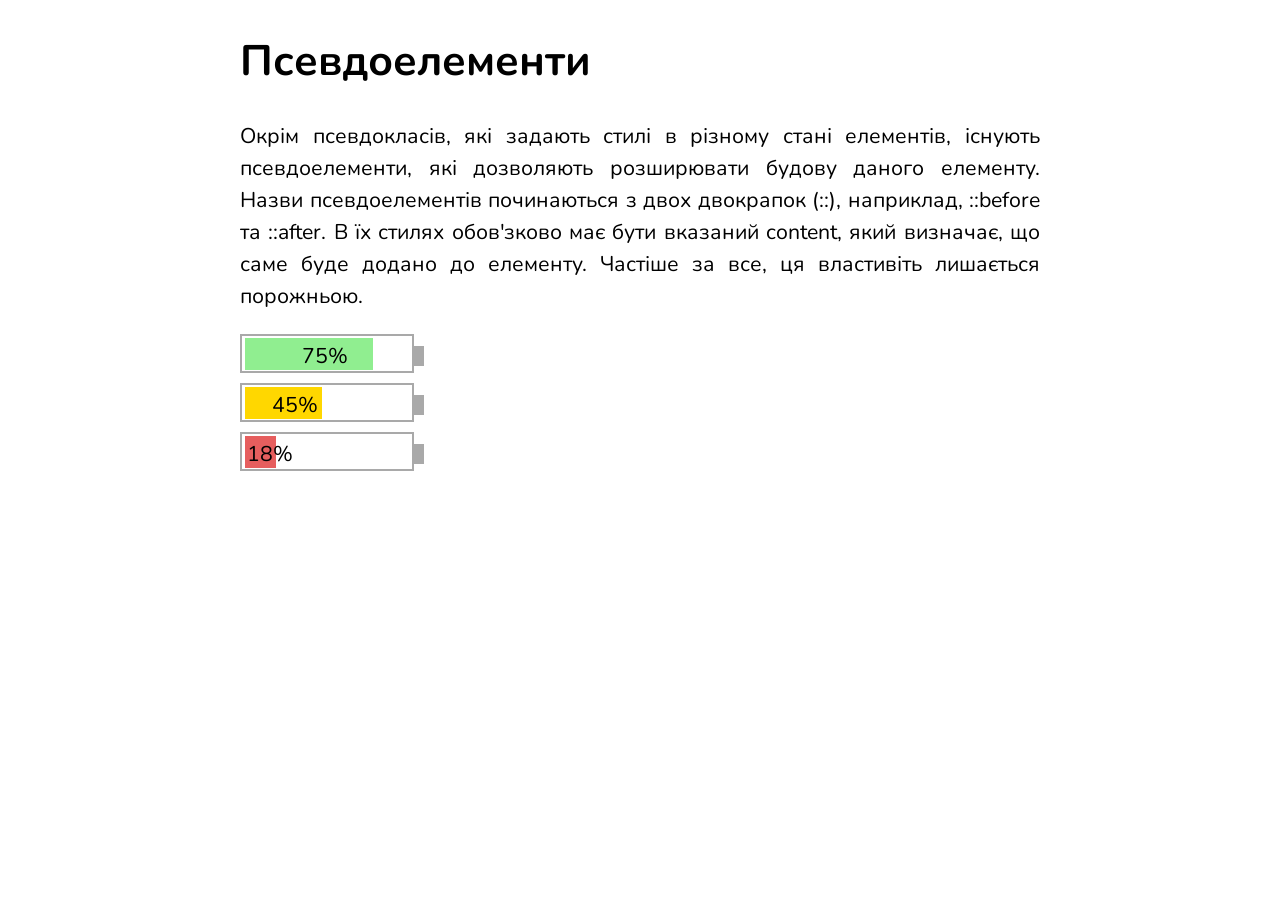
<file: battery.html>
<!DOCTYPE html>
<html lang="en">
<head>
    <meta charset="UTF-8">
    <meta name="viewport" content="width=device-width, initial-scale=1.0">
    <title>Pseudo Elements</title>
    <link rel="preconnect" href="https://fonts.googleapis.com">
<link rel="preconnect" href="https://fonts.gstatic.com" crossorigin>
<link href="https://fonts.googleapis.com/css2?family=Nunito:ital,wght@0,200..1000;1,200..1000&family=Roboto:ital,wght@0,100..900;1,100..900&display=swap" rel="stylesheet">
    <style>
        body {
    margin: auto;
    max-width: 800px;
    text-align: justify;
}
.nunito-regular {
  font-family: "Nunito", sans-serif;
  font-optical-sizing: auto;
  font-weight:400;
  font-size: 16pt;
  font-style: normal;
  font-variation-settings: "wdth" 100;
  line-height: 1.5;
}
        .battery {
            border:2px solid darkgray;
            height: 40px;
            margin-top: 10px;
            position: relative; /* Відносний елемент - від нього буде відлік*/
            width: 150px;
        }
        .battery::after{
            background-color: darkgray;
            content: "";
            position: absolute; /* абсолютна позиція від найближчого позиціонованого предка*/
            height: 20px;
            right: -12px;
            top: 10px;
            width: 10px;
        }
        .full::before, .middle::before, .empty::before {
            content: "";
            display: block;
            position: absolute;
            height: 90%;
            top:5%;
            left: 3px;
            z-index: -1; /* Відправляє елемент на задній план, щоб він не перекривав текст */
        }
        .full::before{
            background-color: lightgreen;
            width: 75%;
        }
        .middle::before{
            background-color: gold;
            width: 45%;
            
        }
        .empty::before{
            background-color: rgb(230, 94, 94);
            width: 18%;
        }
        .full{
            height: 25px;
            padding: 5px 60px;
            width: 50px;
        }
        .middle{
            height: 25px;
            padding: 5px 30px;
            width: 110px;
        }
        .empty{
            height: 25px;
            padding: 5px 5px;
            width: 160px;
        }
    </style>
</head>
<body class="nunito-regular">
    <h1>Псевдоелементи</h1>
    <p>
        Окрім псевдокласів, які задають стилі в різному стані елементів,
        існують псевдоелементи, які дозволяють розширювати будову даного
        елементу. Назви псевдоелементів починаються з двох двокрапок (::), наприклад, ::before та ::after.
        В їх стилях обов'зково має бути вказаний content, який визначає, що саме буде додано до елементу.
        Частіше за все, ця властивіть лишається порожньою. 
    </p>
    <div class="battery full">75%</div>
    <div class="battery middle">45%</div>
    <div class="battery empty">18%</div>
</body>
</html>
</file>
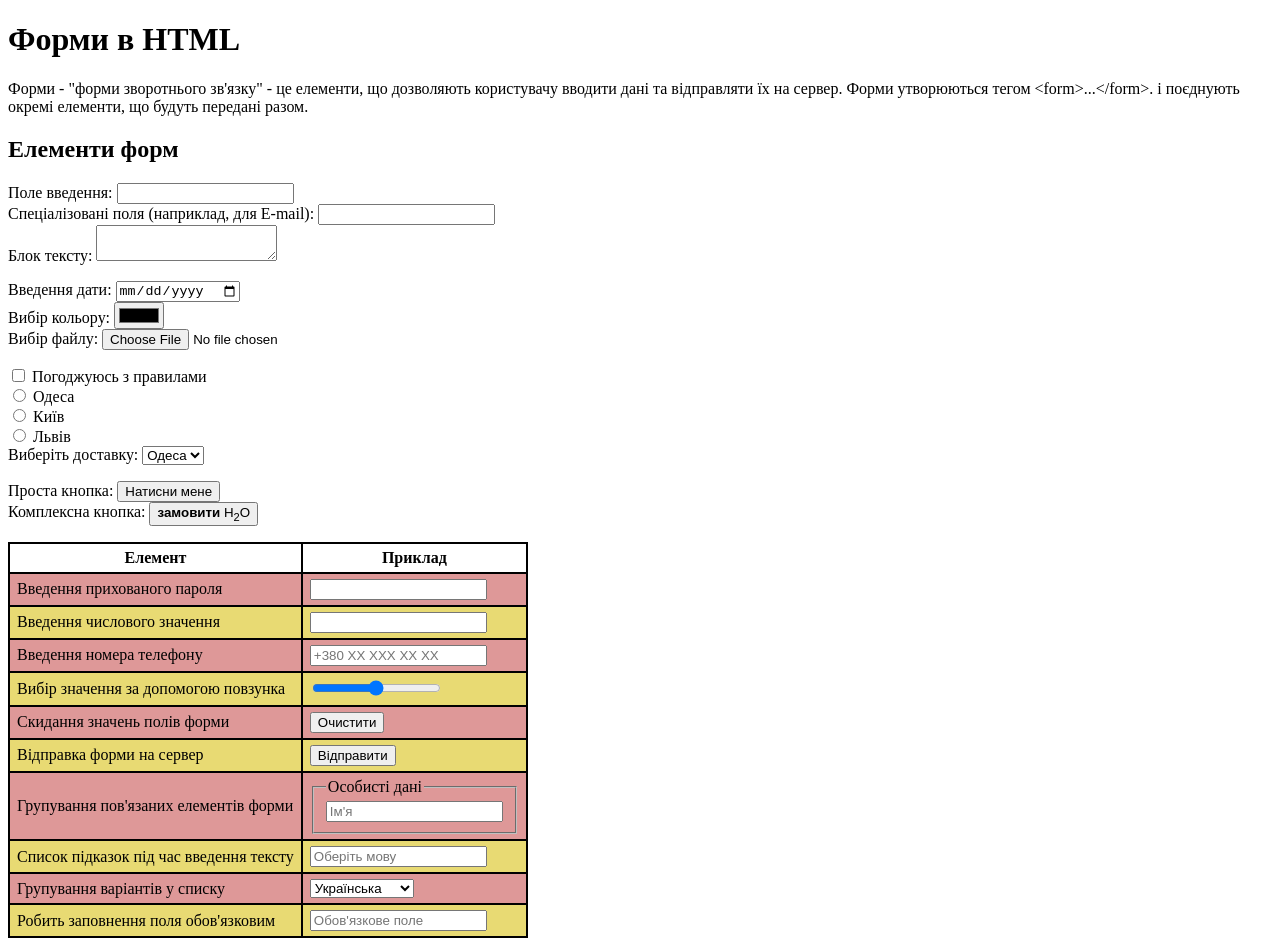
<file: forms.html>
<!DOCTYPE html>
<html lang="en">
<head>
    <meta charset="UTF-8">
    <meta name="viewport" content="width=device-width, initial-scale=1.0">
    <title>Форми</title>
    <link rel="stylesheet" href="forms.css">
</head>
<body>
    <h1>Форми в HTML</h1>
    <p>
        Форми - "форми зворотнього зв'язку" - це елементи, 
        що дозволяють користувачу вводити дані та відправляти їх на сервер.
         Форми утворюються тегом &lt;form&gt;...&lt;/form&gt;.
         і поєднують окремі елементи, що будуть передані разом.
        </p>
        <h2>Елементи форм</h2>
        <p>
            Поле введення: <input/> <br/>
            Спеціалізовані поля (наприклад, для E-mail): <input type="email"/> <br/>
            Блок тексту: <textarea></textarea> 
        </p>
        <p>
            Введення дати: <input type="date"/> <br/>
            Вибір кольору: <input type="color"/> <br/>
            Вибір файлу: <input type="file"/> <br/>
        </p>
        <p>
            <label><input type="checkbox"/> Погоджуюсь з правилами </label> <br/>

            <label><input type="radio" name="city"/> Одеса</label><br/>
            <label><input type="radio" name="city"/> Київ </label> <br/>
            <label><input type="radio" name="city"/> Львів</label><br/>

            Виберіть доставку: <select>
                <option>Одеса</option>
                <option>Київ</option>
                <option>Львів</option>
            </select>
        </p>
        <p>
        Проста кнопка: <input type="button" value="Натисни мене"/> <br/>
        Комплексна кнопка: <button>
            <b>замовити</b>
            Н<sub>2</sub>О
        </button> 
    </p>
    <table class="forms-table">
        <thead>
            <tr>
                <th>Елемент</th>
                <th>Приклад</th>
            </tr>
        </thead>
        <tbody>
            <tr >
                <td>Введення прихованого пароля</td>
                <td><input type="password"/></td>
            </tr>
            <tr >
                <td>Введення числового значення</td>
                <td><input type="number"/></td>
            </tr>
            <tr >
                <td>Введення номера телефону</td>
                <td><input type="tel" placeholder="+380 XX XXX XX XX"></td>
            </tr>
            <tr >
                <td>Вибір значення за допомогою повзунка</td>
                <td><input type="range" min="0" max="100" value="50"></td>
            </tr>
            <tr >
                <td>Скидання значень полів форми</td>
                <td><input type="reset" value="Очистити"></td>
            </tr>
            <tr >
                <td>Відправка форми на сервер</td>
                <td><input type="submit" value="Відправити"></td>
            </tr>
            <tr >
    <td>Групування пов'язаних елементів форми</td>
    <td>
        <fieldset>
            <legend>Особисті дані</legend>
            <input type="text" placeholder="Ім'я">
        </fieldset>
    </td>
</tr>
<tr>
    <td>Список підказок під час введення тексту</td>
    <td><input list="languages" placeholder="Оберіть мову">
        <datalist id="languages">
            <option value="HTML">
            <option value="CSS">
            <option value="JavaScript"></td>
</tr>
<tr>
    <td>Групування варіантів у списку</td>
     <td>
        <select>
            <optgroup label="Мови">
                <option>Українська</option>
                <option>Англійська</option>
                <option>Німецька</option>
            </optgroup>
        </select>
    </td>
</tr>
<tr>
    <td>Робить заповнення поля обов'язковим</td>
    <td><input type="text" required placeholder="Обов'язкове поле"></td>
</tr>
        </tbody>
    </table>
</body>
</html>
</file>
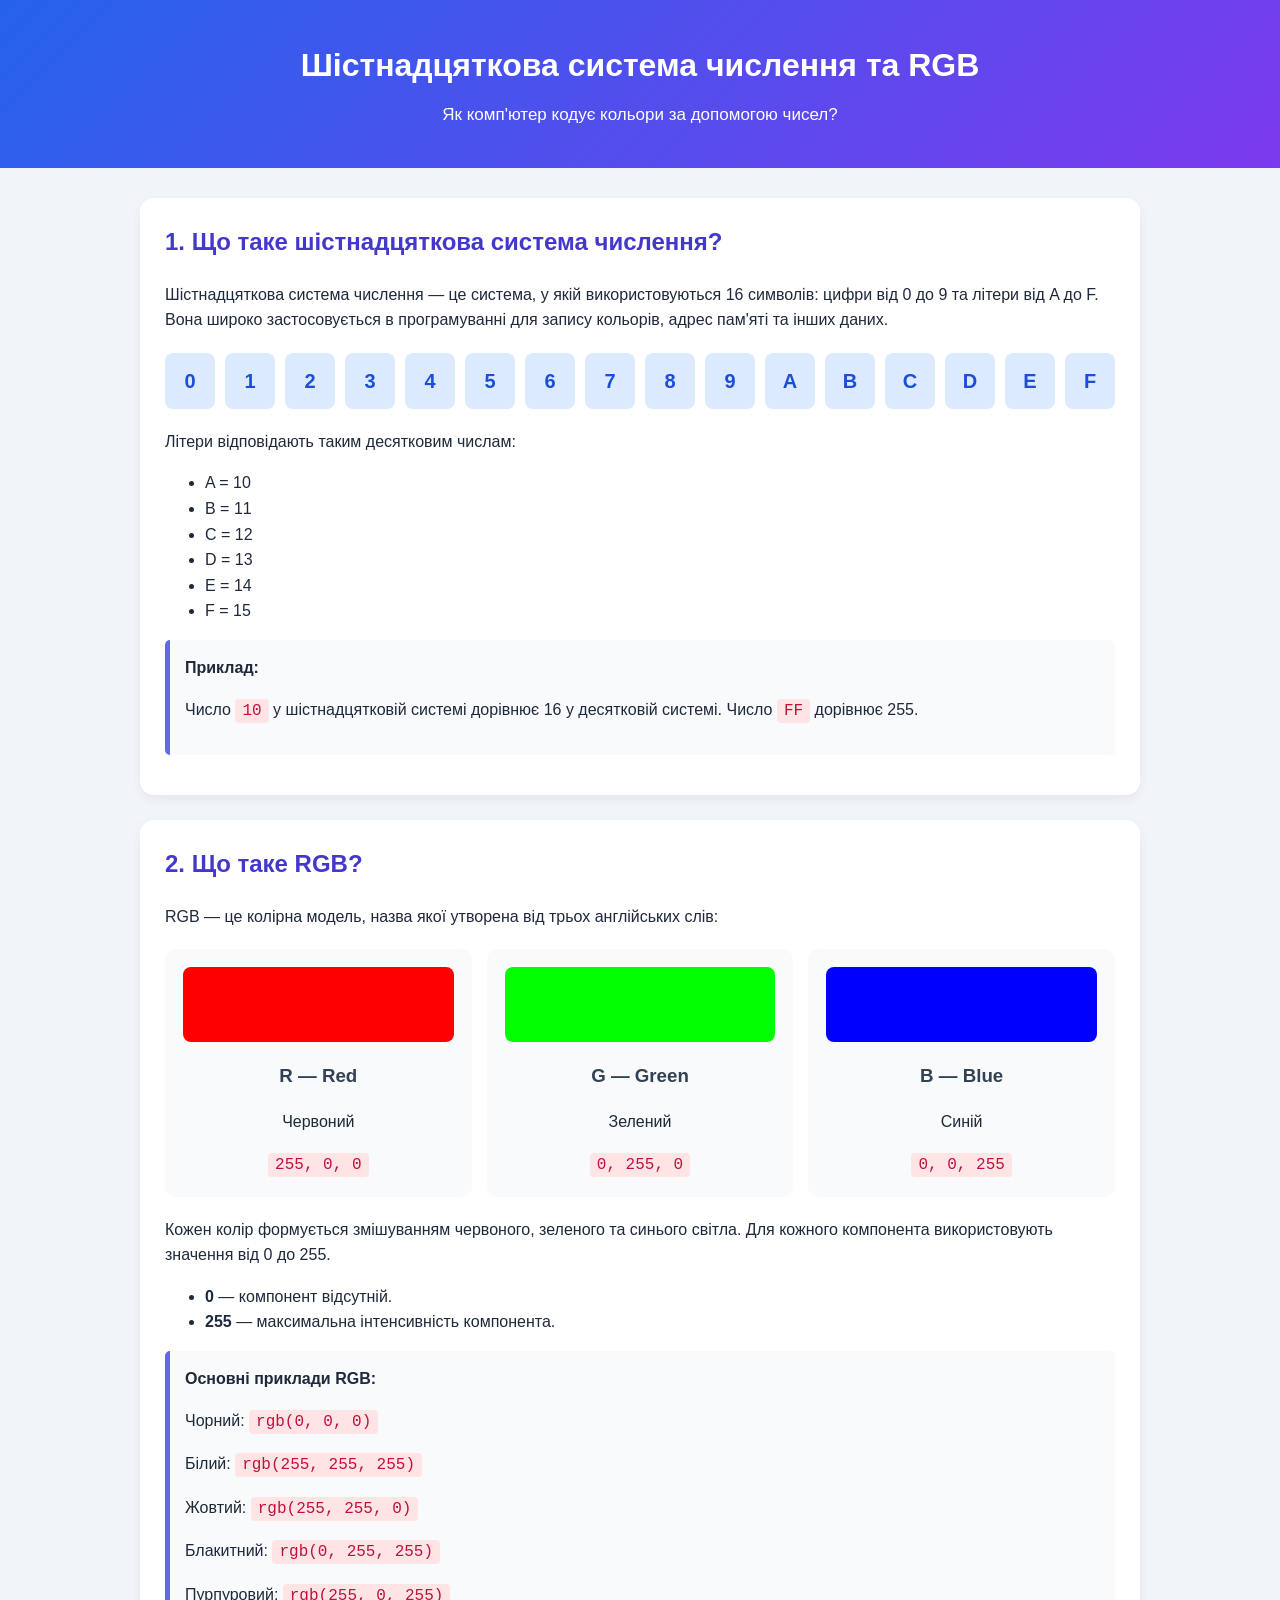
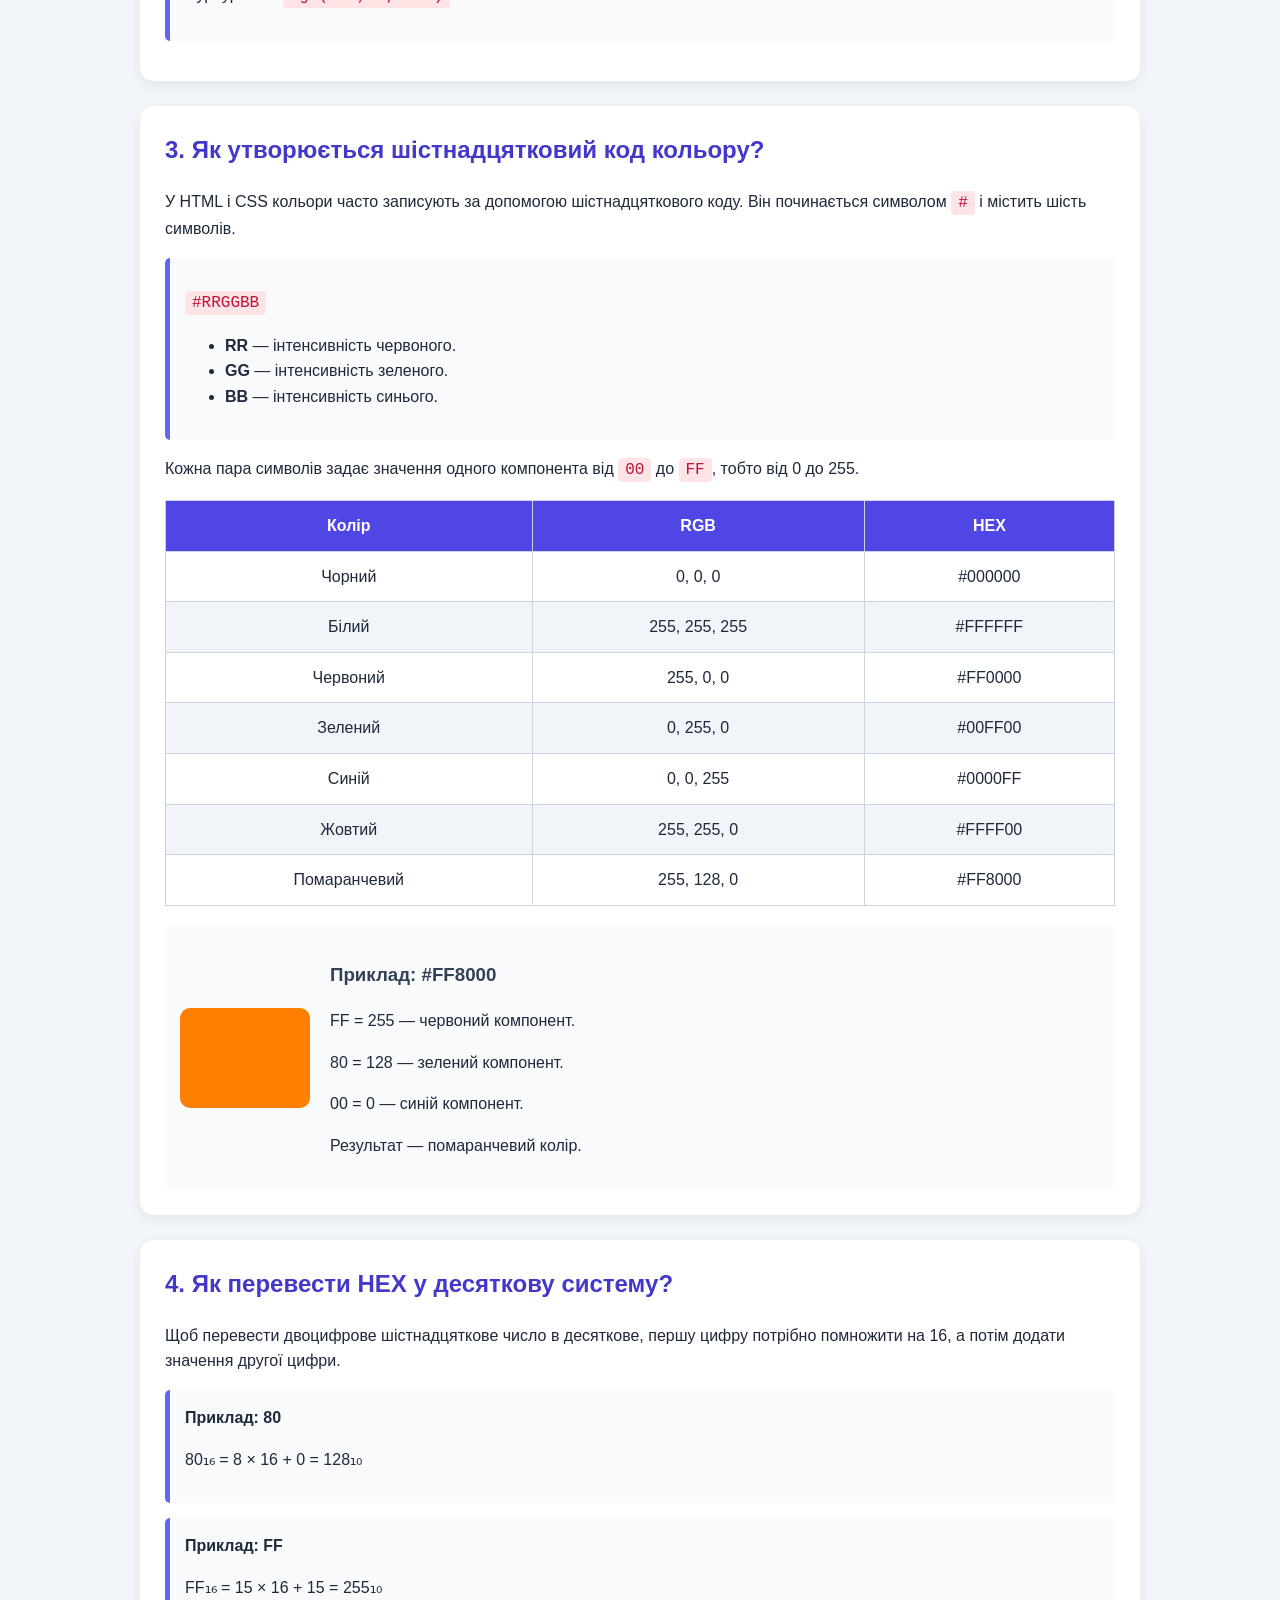
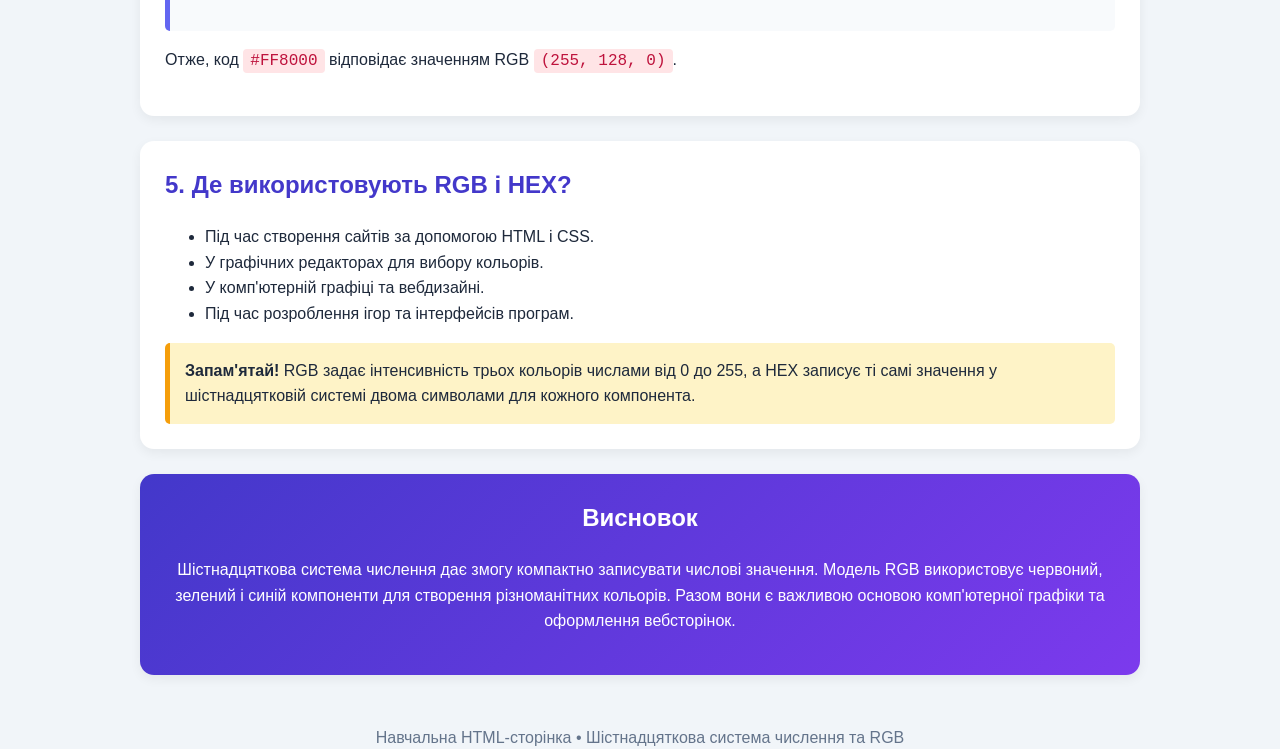
<file: homework.html>
<!DOCTYPE html>
<html lang="uk">
<head>
    <meta charset="UTF-8">
    <meta name="viewport" content="width=device-width, initial-scale=1.0">
    <meta name="description" content="Навчальна сторінка про шістнадцяткову систему числення та формування кольорів за RGB.">
    <title>Шістнадцяткова система та RGB</title>

    <style>
        * {
            box-sizing: border-box;
        }

        body {
            margin: 0;
            font-family: Arial, sans-serif;
            background-color: #f1f5f9;
            color: #1e293b;
            line-height: 1.6;
        }

        header {
            padding: 40px 20px;
            text-align: center;
            color: white;
            background: linear-gradient(135deg, #2563eb, #7c3aed);
        }

        header h1 {
            margin: 0 0 10px;
            font-size: 32px;
        }

        header p {
            margin: 0;
            font-size: 17px;
        }

        main {
            width: 90%;
            max-width: 1000px;
            margin: 30px auto;
        }

        section {
            margin-bottom: 25px;
            padding: 25px;
            background-color: white;
            border-radius: 14px;
            box-shadow: 0 4px 12px rgba(0, 0, 0, 0.06);
        }

        h2 {
            margin-top: 0;
            color: #4338ca;
        }

        h3 {
            color: #334155;
        }

        .number-system {
            display: flex;
            flex-wrap: wrap;
            gap: 10px;
            margin: 20px 0;
        }

        .number {
            flex: 1 1 45px;
            padding: 12px 5px;
            text-align: center;
            font-size: 20px;
            font-weight: bold;
            color: #1d4ed8;
            background-color: #dbeafe;
            border-radius: 8px;
        }

        .example {
            padding: 15px;
            margin: 15px 0;
            background-color: #f8fafc;
            border-left: 5px solid #6366f1;
            border-radius: 5px;
        }

        code {
            padding: 3px 7px;
            color: #be123c;
            background-color: #ffe4e6;
            border-radius: 4px;
            font-size: 16px;
        }

        .rgb-blocks {
            display: grid;
            grid-template-columns: repeat(3, 1fr);
            gap: 15px;
            margin: 20px 0;
        }

        .rgb-card {
            padding: 18px;
            text-align: center;
            border-radius: 10px;
            background-color: #f8fafc;
        }

        .color-box {
            height: 75px;
            margin-bottom: 12px;
            border-radius: 8px;
        }

        .red {
            background-color: rgb(255, 0, 0);
        }

        .green {
            background-color: rgb(0, 255, 0);
        }

        .blue {
            background-color: rgb(0, 0, 255);
        }

        .color-example {
            display: flex;
            align-items: center;
            gap: 20px;
            flex-wrap: wrap;
            margin-top: 20px;
            padding: 15px;
            background-color: #f8fafc;
            border-radius: 10px;
        }

        .color-preview {
            width: 130px;
            height: 100px;
            flex-shrink: 0;
            background-color: #ff8000;
            border-radius: 10px;
        }

        table {
            width: 100%;
            border-collapse: collapse;
            margin-top: 15px;
        }

        th,
        td {
            padding: 12px;
            border: 1px solid #cbd5e1;
            text-align: center;
        }

        th {
            color: white;
            background-color: #4f46e5;
        }

        tr:nth-child(even) {
            background-color: #f1f5f9;
        }

        .important {
            padding: 15px;
            background-color: #fef3c7;
            border-left: 5px solid #f59e0b;
            border-radius: 5px;
        }

        .conclusion {
            text-align: center;
            color: white;
            background: linear-gradient(135deg, #4338ca, #7c3aed);
        }

        .conclusion h2 {
            color: white;
        }

        footer {
            padding: 20px;
            text-align: center;
            color: #64748b;
        }

        @media (max-width: 600px) {
            header h1 {
                font-size: 25px;
            }

            section {
                padding: 18px;
            }

            .rgb-blocks {
                grid-template-columns: 1fr;
            }

            table {
                font-size: 14px;
            }

            th,
            td {
                padding: 8px 4px;
            }
        }
    </style>
</head>

<body>
    <header>
        <h1>Шістнадцяткова система числення та RGB</h1>
        <p>Як комп'ютер кодує кольори за допомогою чисел?</p>
    </header>

    <main>
        <section>
            <h2>1. Що таке шістнадцяткова система числення?</h2>

            <p>
                Шістнадцяткова система числення — це система, у якій
                використовуються 16 символів: цифри від 0 до 9 та літери
                від A до F. Вона широко застосовується в програмуванні
                для запису кольорів, адрес пам'яті та інших даних.
            </p>

            <div class="number-system">
                <div class="number">0</div>
                <div class="number">1</div>
                <div class="number">2</div>
                <div class="number">3</div>
                <div class="number">4</div>
                <div class="number">5</div>
                <div class="number">6</div>
                <div class="number">7</div>
                <div class="number">8</div>
                <div class="number">9</div>
                <div class="number">A</div>
                <div class="number">B</div>
                <div class="number">C</div>
                <div class="number">D</div>
                <div class="number">E</div>
                <div class="number">F</div>
            </div>

            <p>Літери відповідають таким десятковим числам:</p>

            <ul>
                <li>A = 10</li>
                <li>B = 11</li>
                <li>C = 12</li>
                <li>D = 13</li>
                <li>E = 14</li>
                <li>F = 15</li>
            </ul>

            <div class="example">
                <strong>Приклад:</strong>
                <p>
                    Число <code>10</code> у шістнадцятковій системі
                    дорівнює 16 у десятковій системі.
                    Число <code>FF</code> дорівнює 255.
                </p>
            </div>
        </section>

        <section>
            <h2>2. Що таке RGB?</h2>

            <p>
                RGB — це колірна модель, назва якої утворена від трьох
                англійських слів:
            </p>

            <div class="rgb-blocks">
                <div class="rgb-card">
                    <div class="color-box red"></div>
                    <h3>R — Red</h3>
                    <p>Червоний</p>
                    <code>255, 0, 0</code>
                </div>

                <div class="rgb-card">
                    <div class="color-box green"></div>
                    <h3>G — Green</h3>
                    <p>Зелений</p>
                    <code>0, 255, 0</code>
                </div>

                <div class="rgb-card">
                    <div class="color-box blue"></div>
                    <h3>B — Blue</h3>
                    <p>Синій</p>
                    <code>0, 0, 255</code>
                </div>
            </div>

            <p>
                Кожен колір формується змішуванням червоного, зеленого
                та синього світла. Для кожного компонента використовують
                значення від 0 до 255.
            </p>

            <ul>
                <li><strong>0</strong> — компонент відсутній.</li>
                <li><strong>255</strong> — максимальна інтенсивність компонента.</li>
            </ul>

            <div class="example">
                <strong>Основні приклади RGB:</strong>
                <p>Чорний: <code>rgb(0, 0, 0)</code></p>
                <p>Білий: <code>rgb(255, 255, 255)</code></p>
                <p>Жовтий: <code>rgb(255, 255, 0)</code></p>
                <p>Блакитний: <code>rgb(0, 255, 255)</code></p>
                <p>Пурпуровий: <code>rgb(255, 0, 255)</code></p>
            </div>
        </section>

        <section>
            <h2>3. Як утворюється шістнадцятковий код кольору?</h2>

            <p>
                У HTML і CSS кольори часто записують за допомогою
                шістнадцяткового коду. Він починається символом
                <code>#</code> і містить шість символів.
            </p>

            <div class="example">
                <p><code>#RRGGBB</code></p>
                <ul>
                    <li><strong>RR</strong> — інтенсивність червоного.</li>
                    <li><strong>GG</strong> — інтенсивність зеленого.</li>
                    <li><strong>BB</strong> — інтенсивність синього.</li>
                </ul>
            </div>

            <p>
                Кожна пара символів задає значення одного компонента
                від <code>00</code> до <code>FF</code>, тобто від 0 до 255.
            </p>

            <table>
                <thead>
                    <tr>
                        <th>Колір</th>
                        <th>RGB</th>
                        <th>HEX</th>
                    </tr>
                </thead>
                <tbody>
                    <tr>
                        <td>Чорний</td>
                        <td>0, 0, 0</td>
                        <td>#000000</td>
                    </tr>
                    <tr>
                        <td>Білий</td>
                        <td>255, 255, 255</td>
                        <td>#FFFFFF</td>
                    </tr>
                    <tr>
                        <td>Червоний</td>
                        <td>255, 0, 0</td>
                        <td>#FF0000</td>
                    </tr>
                    <tr>
                        <td>Зелений</td>
                        <td>0, 255, 0</td>
                        <td>#00FF00</td>
                    </tr>
                    <tr>
                        <td>Синій</td>
                        <td>0, 0, 255</td>
                        <td>#0000FF</td>
                    </tr>
                    <tr>
                        <td>Жовтий</td>
                        <td>255, 255, 0</td>
                        <td>#FFFF00</td>
                    </tr>
                    <tr>
                        <td>Помаранчевий</td>
                        <td>255, 128, 0</td>
                        <td>#FF8000</td>
                    </tr>
                </tbody>
            </table>

            <div class="color-example">
                <div class="color-preview"></div>
                <div>
                    <h3>Приклад: #FF8000</h3>
                    <p>FF = 255 — червоний компонент.</p>
                    <p>80 = 128 — зелений компонент.</p>
                    <p>00 = 0 — синій компонент.</p>
                    <p>Результат — помаранчевий колір.</p>
                </div>
            </div>
        </section>

        <section>
            <h2>4. Як перевести HEX у десяткову систему?</h2>

            <p>
                Щоб перевести двоцифрове шістнадцяткове число в десяткове,
                першу цифру потрібно помножити на 16, а потім додати
                значення другої цифри.
            </p>

            <div class="example">
                <strong>Приклад: 80</strong>
                <p>80₁₆ = 8 × 16 + 0 = 128₁₀</p>
            </div>

            <div class="example">
                <strong>Приклад: FF</strong>
                <p>FF₁₆ = 15 × 16 + 15 = 255₁₀</p>
            </div>

            <p>
                Отже, код <code>#FF8000</code> відповідає значенням
                RGB <code>(255, 128, 0)</code>.
            </p>
        </section>

        <section>
            <h2>5. Де використовують RGB і HEX?</h2>

            <ul>
                <li>Під час створення сайтів за допомогою HTML і CSS.</li>
                <li>У графічних редакторах для вибору кольорів.</li>
                <li>У комп'ютерній графіці та вебдизайні.</li>
                <li>Під час розроблення ігор та інтерфейсів програм.</li>
            </ul>

            <div class="important">
                <strong>Запам'ятай!</strong>
                RGB задає інтенсивність трьох кольорів числами від 0 до 255,
                а HEX записує ті самі значення у шістнадцятковій системі
                двома символами для кожного компонента.
            </div>
        </section>

        <section class="conclusion">
            <h2>Висновок</h2>
            <p>
                Шістнадцяткова система числення дає змогу компактно
                записувати числові значення. Модель RGB використовує
                червоний, зелений і синій компоненти для створення
                різноманітних кольорів. Разом вони є важливою основою
                комп'ютерної графіки та оформлення вебсторінок.
            </p>
        </section>
    </main>

    <footer>
        Навчальна HTML-сторінка • Шістнадцяткова система числення та RGB
    </footer>
</body>
</html>
</file>
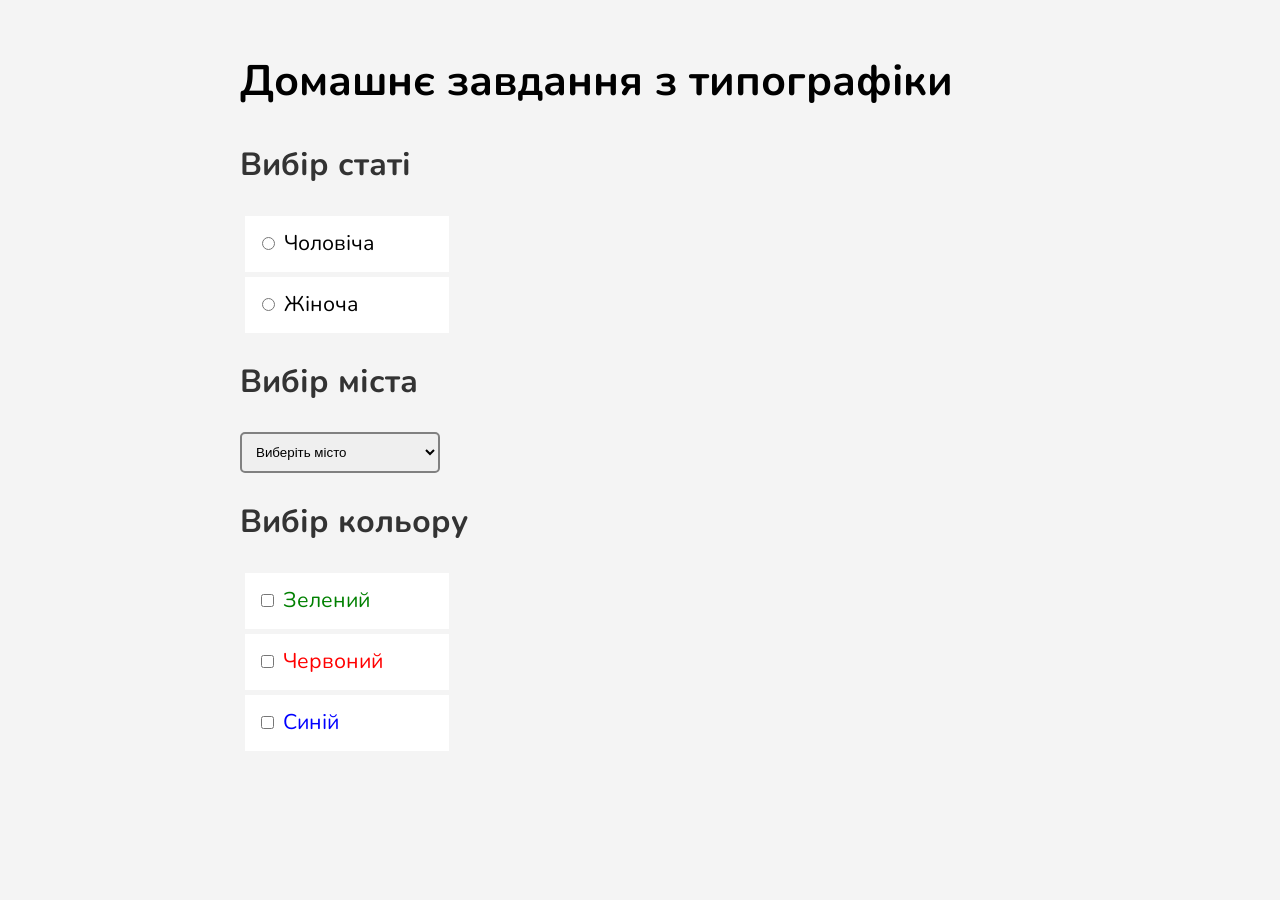
<file: homeworktypo.html>
<!DOCTYPE html>
<html lang="en">
<head>
    <meta charset="UTF-8">
    <meta name="viewport" content="width=device-width, initial-scale=1.0">
    <title>Homework Typo</title>
    <link rel="preconnect" href="https://fonts.googleapis.com">
<link rel="preconnect" href="https://fonts.gstatic.com" crossorigin>
<link href="https://fonts.googleapis.com/css2?family=Nunito:ital,wght@0,200..1000;1,200..1000&family=Roboto:ital,wght@0,100..900;1,100..900&display=swap" rel="stylesheet">
    <link rel="stylesheet" href="homeworktypo.css">
</head>
<body class="nunito-regular">
    <h1>Домашнє завдання з типографіки</h1>
    <p>
     <h2>Вибір статі</h2>
     <label class="radio-option">
        <input type="radio" name="gender">
        Чоловіча
     </label>
        <label class="radio-optionn">
            <input type="radio" name="gender">
            Жіноча
        </label>
        <h2>Вибір міста</h2>
        <select class="select-option">
            <option value="">Виберіть місто</option>
            <option>Одеса</option>
            <option>Київ</option>
            <option>Львів</option>
        </select>
        <h2>Вибір кольору</h2>
        <label class="checkbox-optionn" >
            <input type="checkbox">
            Зелений
        </label>
        <label class="checkbox-optiont">
            <input type="checkbox">
            Червоний
        </label>
        <label class="checkbox-option">
            <input type="checkbox">
            Синій
        </label>
        
</body>
</html>
</file>
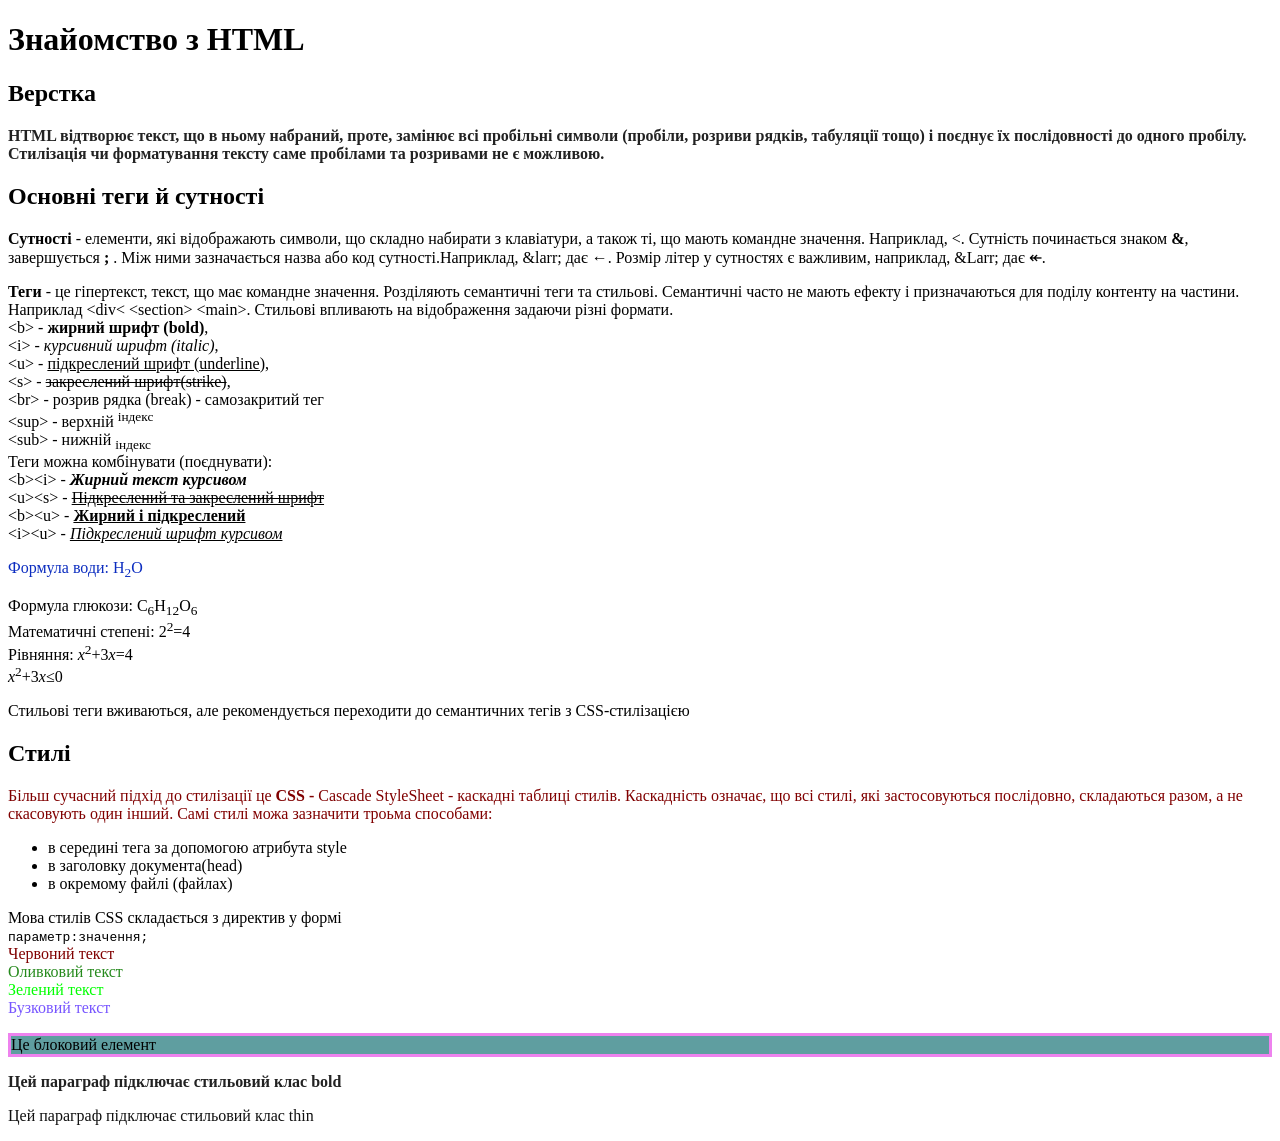
<file: intro.html>
<!DOCTYPE html>
<html lang="en">
<head>
    <meta charset="UTF-8">
    <meta name="viewport" content="width=device-width, initial-scale=1.0">
    <title>Вступ</title>
    <style>
        .bold {
            color:#222;
               font-weight: 800;
        }
        .thin {
            color:#111;
            font-weight: 100;
        }
    </style>
</head>
<body>
    <h1>Знайомство з HTML</h1>
    <h2>Верстка</h2>
<p class="bold"> 
    HTML відтворює текст, що в ньому набраний, проте, замінює всі
    пробільні символи (пробіли, розриви рядків, табуляції тощо) і
    поєднує їх послідовності до одного пробілу. Стилізація чи
    форматування тексту саме пробілами та розривами не є можливою.
</p>
    <h2>Основні теги й сутності</h2>
<p> 
    <b>Сутності</b> - елементи, які відображають символи, що
    складно набирати з клавіатури, а також ті, що мають командне значення.
    Наприклад, &lt;. Сутність починається знаком <b>&amp;</b>,
    завершується <b>;</b> . Між ними зазначається назва або код
    сутності.Наприклад, &amp;larr; дає &larr;. Розмір літер у сутностях
    є важливим, наприклад, &amp;Larr; дає &Larr;.
</p>
<p>
    <b>Теги</b> - це гіпертекст, текст, що має командне значення.
    Розділяють семантичні теги та стильові. Семантичні часто 
    не мають ефекту і призначаються для поділу контенту на частини.
    Наприклад &lt;div&lt; &lt;section&gt; &lt;main&gt;.
    Стильові впливають на відображення задаючи різні формати. <br/>
    &lt;b&gt; - <b> жирний шрифт (bold)</b>, <br>
    &lt;i&gt; - <i>курсивний шрифт (italic)</i>,  <br>
    &lt;u&gt; - <u>підкреслений шрифт (underline)</u>, <br>
    &lt;s&gt; - <s>закреслений шрифт(strike)</s>, <br/>
    &lt;br&gt; - розрив рядка (break) - самозакритий тег <br/>
    &lt;sup&gt; - верхній <sup>індекс </sup> <br/>
    &lt;sub&gt; - нижній <sub>індекс </sub> <br/>
    Теги можна комбінувати (поєднувати): <br/>
    &lt;b&gt;&lt;i&gt; - <b><i>Жирний текст курсивом </i></b> <br/>
    &lt;u&gt;&lt;s&gt; - <u><s> Підкреслений та закреслений шрифт</s></u> <br/>
    &lt;b&gt;&lt;u&gt; - <b><u>Жирний і підкреслений</u></b> <br/>
    &lt;i&gt;&lt;u&gt; - <i><u> Підкреслений шрифт курсивом</u></i> <br/>
 <p><span style="color:rgb(12, 45, 192)">Формула води: H<sub>2</sub>O </span><br/></p>
Формула глюкози: C<sub>6</sub>H<sub>12</sub>O<sub>6</sub> <br/>
Математичні степені: 2<sup>2</sup>=4 <br/>
Рівняння: <i>x</i><sup>2</sup>+3<i>x</i>=4 <br/>
<i>x</i><sup>2</sup>+3<i>x</i>&leq;0
</p>
<p>
   Стильові теги вживаються, але рекомендується переходити до 
   семантичних тегів з CSS-стилізацією 
</p>
<h2>Стилі</h2>
<p>
     <span style="color:maroon">Більш сучасний підхід до стилізації це <b>CSS -</b> Cascade StyleSheet - 
    каскадні таблиці стилів. Каскадність означає, що всі стилі, які
    застосовуються послідовно, складаються разом, а не скасовують один інший.
    Самі стилі можа зазначити троьма способами:</span>
</p>
<ul> <!-- Unordered list - маркований (ненумерований) перелік -->
  <li>в середині тега за допомогою атрибута style</li> 
  <li>в заголовку документа(head)</li>
  <li>в окремому файлі (файлах)</li>
</ul>
<p>
 Мова стилів CSS складається з директив у формі <br/>
 <code> параметр:значення;</code> <br/>
 <!-- span - абсолютно нейтральний тег, нічого не додає, тільки формує блок -->
 <span style="color:maroon">Червоний текст</span> <br/>
 <span style="color:rgb(38, 138, 29)">Оливковий текст</span> <br/>
 <span style="color:lime">Зелений текст</span> <br/>
 <span style="color:#7755ff">Бузковий текст</span> <br/>
 <!-- 00 01 02 .. 09 0a 0b .. 0f 10 11 .. 19 1a .. 1f 20 .. 9f a0 a1 .. ff 
  RGB - система кольоротворення - будь який колір можна скласти з 
  трьох базових кольорів
  історично колір задавався трьома цифрами, наприклад, 0f0 - чистий зелений
  555 - порівну компонентів - сірий колір від 000 (чорний) до fff (білий)
  такі кольори також називають "безпечними"
  З розвитком ІТ точність компонент збільшилась і задається двома цифрами
  якщо величина мала, то дописується перший 0
  000000(чорний) ffffff(білий) 0a0a0a(дуже темнй сірий майже чорний)
  0000ff - чистий синій
 -->
  </p>
  <!-- div (division)  нейтральний тег, але блоковий - формується з одного рядка
   З цієї точки зору теги поділяють на рядкові (Inline), блокові (block)
   та комбіновані (inline-block). Рядкові не регулюють розміри і вставляються
   у текст, блокові формуються з нового рядка і, якщо не зазначити інше,
   займають усю ширину сторінки. Комбіновані вставляються в текст, але
   можуть регулювати розміри. -->
   <!-- Деякі стильові параметри є збірними - поєднують декілька значень,
    що розділяються через пробіл.-->
    <!-- Розмірність величин: 
     1px - піксель, мінімальна відстань на екрані,
     1vw - 1% від ширини вкладки (viewport width)
     1vh - 1% від висоти
     1em - висота літери "М" - поширене для текстів
     1% - відсоток від батьківського елемента
     -->
  <div style="background-color:cadetblue; border: 3px solid violet">Це блоковий елемент</div>
  <p class="bold">Цей параграф підключає стильовий клас bold</p>
  <p class="thin">Цей параграф підключає стильовий клас thin</p>
</body>
</html>
</file>
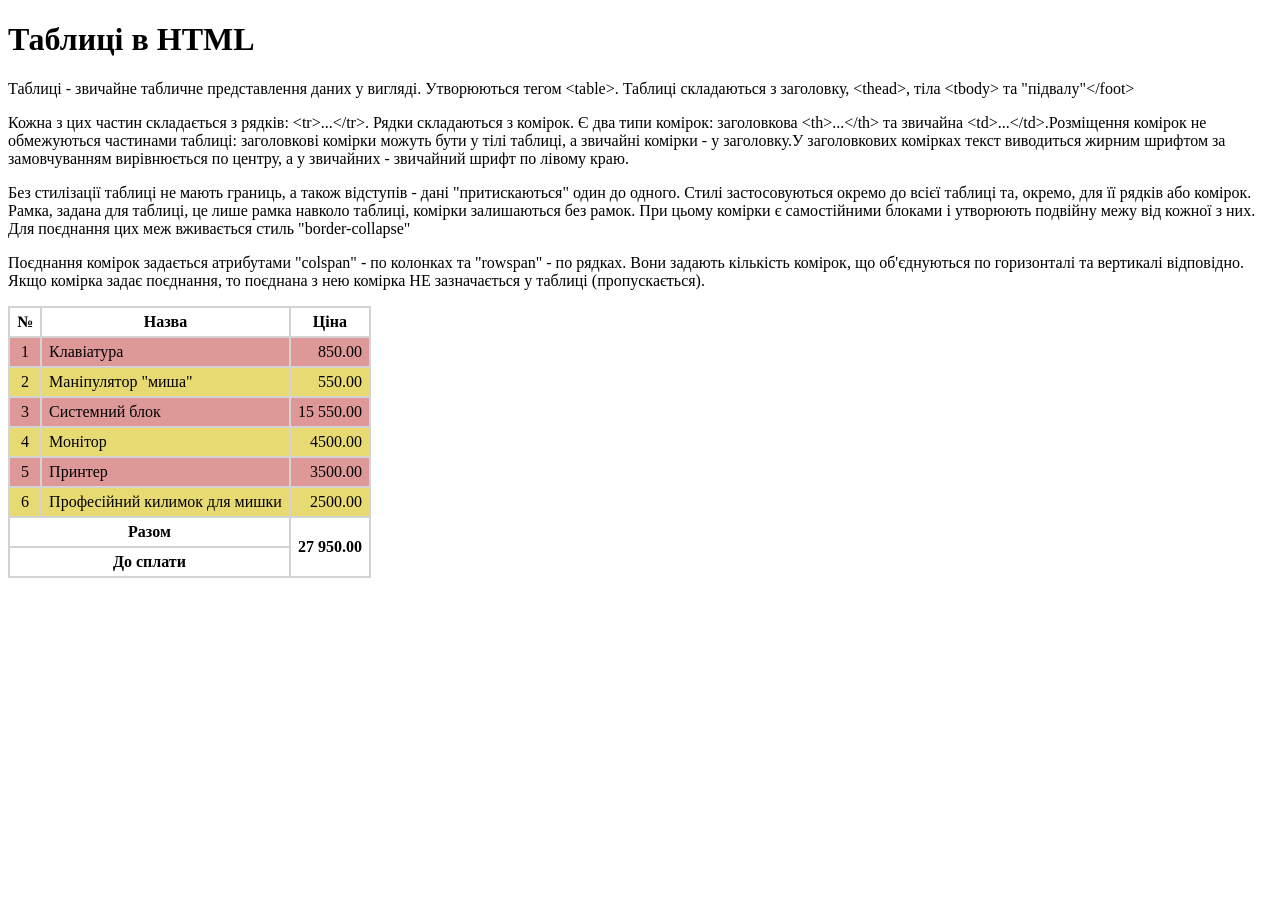
<file: tables.html>
<!DOCTYPE html>
<html lang="en">
<head>
    <meta charset="UTF-8">
    <meta name="viewport" content="width=device-width, initial-scale=1.0">
    <title>Таблиці</title>
    <link rel="stylesheet" href="tables.css">
</head>
<body>
    <h1>Таблиці в HTML</h1>
    <p>
        Таблиці - звичайне табличне представлення даних у вигляді.
        Утворюються тегом &lt;table&gt;.
        Таблиці складаються з заголовку, &lt;thead&gt;,
        тіла &lt;tbody&gt;
        та "підвалу"&lt;/foot&gt;
    </p>
    <p>
        Кожна з цих частин складається з рядків: &lt;tr&gt;...&lt;/tr&gt;.
        Рядки складаються з комірок. Є два типи комірок: заголовкова  &lt;th&gt;...&lt;/th&gt; 
        та звичайна &lt;td&gt;...&lt;/td&gt;.Розміщення комірок не обмежуються
        частинами таблиці: заголовкові комірки можуть бути у тілі таблиці, 
        а звичайні комірки - у заголовку.У заголовкових комірках текст виводиться жирним шрифтом за замовчуванням вирівнюється по центру, а у звичайних - звичайний шрифт по лівому краю.
    </p>
    <p>
        Без стилізації таблиці не мають границь, а також відступів - дані
        "притискаються" один до одного.
        Стилі застосовуються окремо до всієї таблиці та, окремо,
         для її рядків або комірок. Рамка, задана для таблиці, це лише рамка
         навколо таблиці, комірки залишаються без рамок. При цьому комірки
         є самостійними блоками і утворюють подвійну межу від кожної з них.
         Для поєднання цих меж вживається cтиль  "border-collapse"
    </p>
    <p>
        Поєднання комірок задається атрибутами "colspan" - по колонках та "rowspan" - по рядках. Вони задають кількість комірок, 
        що об'єднуються по горизонталі та вертикалі відповідно.
        Якщо комірка задає поєднання, то поєднана з нею комірка
        НЕ зазначається у таблиці (пропускається).
    </p>
    <table class="product-table">
        <thead>
            <tr>
                <th>№</th>
                <th>Назва</th>
                <th>Ціна</th>
            </tr>
        </thead>
        <tbody> 
           <tr>
               <td>1</td>
               <td>Клавіатура</td>
               <td>850.00</td>
           </tr>
              <tr>
                <td>2</td>
                <td>Маніпулятор "миша"</td>
                <td>550.00</td>
            </tr>
            <tr>
                <td>3</td>
                <td>Системний блок</td>
                <td>15 550.00</td>
            </tr>
            <tr>
                <td>4</td>
                <td>Монітор</td>
                <td>4500.00</td>
            </tr>
            <tr>
                <td>5</td>
                <td>Принтер</td>
                <td>3500.00</td>
            </tr>
            <tr>
                <td>6</td>
                <td>Професійний килимок для мишки</td>
                <td>2500.00</td>
            </tr>
        </tbody>
        <tfoot>
            <tr>
            <th colspan="2">Разом</th>
            <th rowspan="2">27 950.00</th>
            </tr>
            <tr>
                <th colspan="2">До сплати</th>
            </tr>
        </tfoot>
    </table>
</body>
</html>
</file>
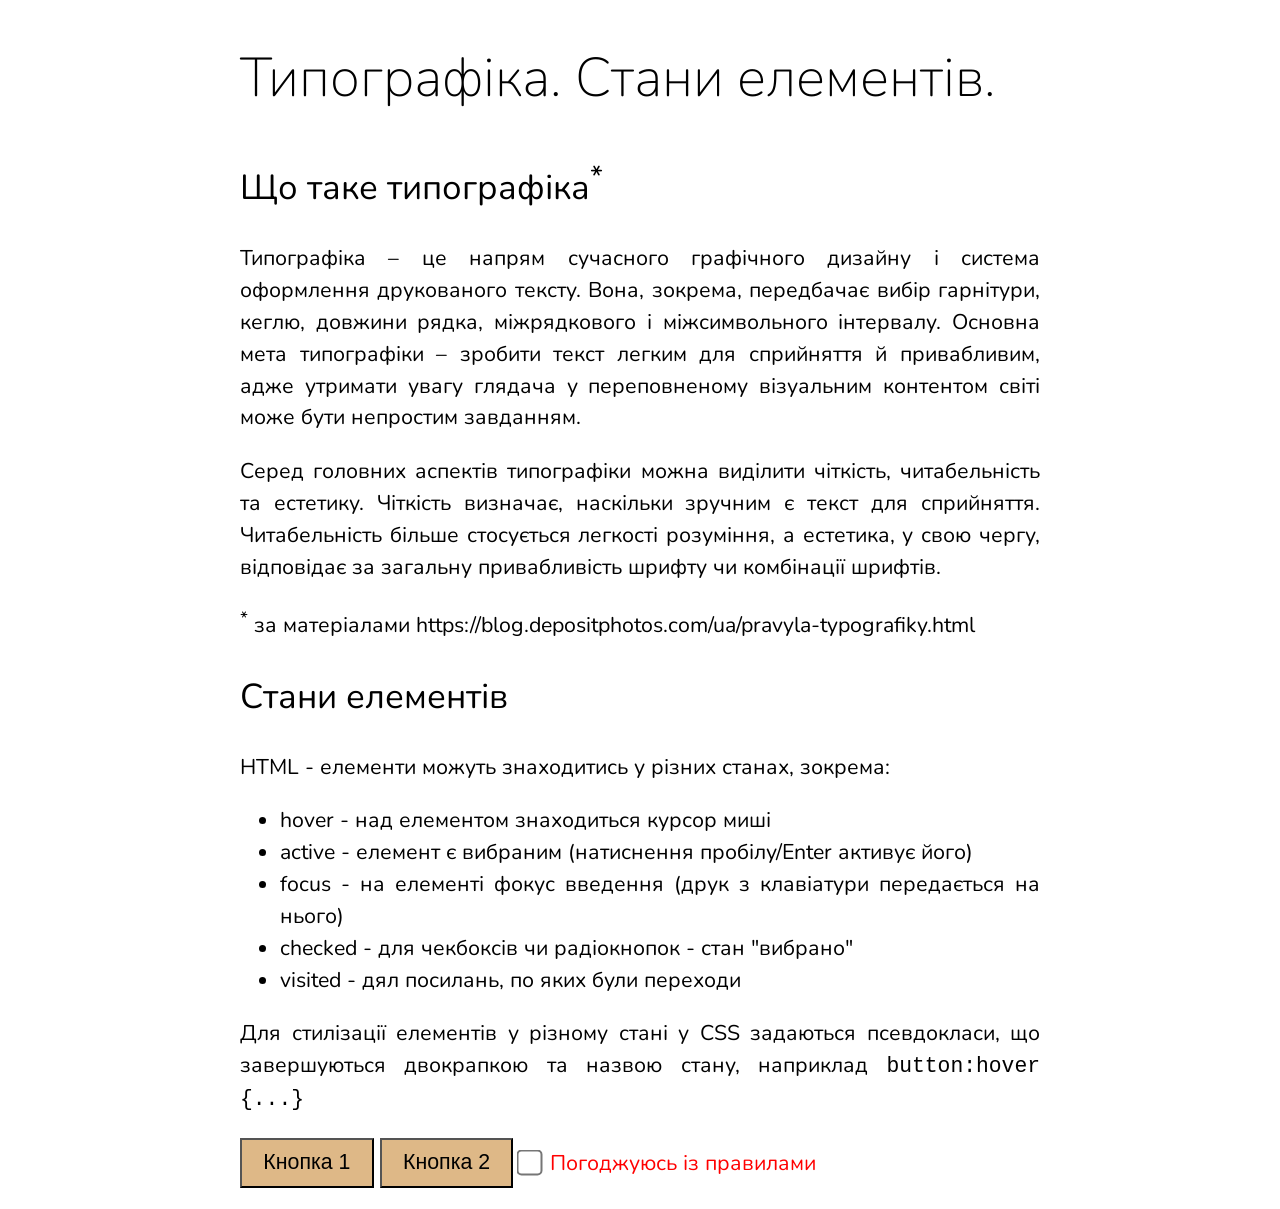
<file: typo.html>
<!DOCTYPE html>
<html lang="en">
<head>
    <meta charset="UTF-8">
    <meta name="viewport" content="width=device-width, initial-scale=1.0">
    <title>Typography</title>

    <link rel="preconnect" href="https://fonts.googleapis.com">
<link rel="preconnect" href="https://fonts.gstatic.com" crossorigin>
<link href="https://fonts.googleapis.com/css2?family=Nunito:ital,wght@0,200..1000;1,200..1000&family=Roboto:ital,wght@0,100..900;1,100..900&display=swap" rel="stylesheet">

    <link rel="stylesheet" href="typo.css" />
</head>
<body class="nunito-regular">
    <h1 class="display-large">Типографіка. Стани елементів.</h1>
    <h2 class="display-medium">Що таке типографіка<sup>*</sup></h2>
    <p>
        Типографіка – це напрям сучасного графічного дизайну і система оформлення
         друкованого тексту. Вона, зокрема, передбачає вибір гарнітури, 
         кеглю, довжини рядка, міжрядкового і міжсимвольного інтервалу. 
         Основна мета типографіки&nbsp;– зробити текст легким для сприйняття й привабливим,
          адже утримати увагу глядача у переповненому візуальним контентом світі
           може бути непростим завданням.
    </p>

<p>
Серед головних аспектів типографіки можна виділити чіткість, читабельність та естетику.
 Чіткість визначає, наскільки зручним є текст для сприйняття.
 Читабельність більше стосується легкості розуміння, а естетика, у свою чергу,
  відповідає за загальну привабливість шрифту чи комбінації шрифтів.
</p>
<sup>*</sup> за матеріалами https://blog.depositphotos.com/ua/pravyla-typografiky.html

<h2 class="display-medium">Стани елементів</h2>
<p>
    HTML - елементи можуть знаходитись у різних станах, зокрема:
</p>
<ul>
    <li>hover - над елементом знаходиться курсор миші</li>
     <li>active - елемент є вибраним (натиснення пробілу/Enter активує його)</li>
     <li>focus - на елементі фокус введення (друк з клавіатури передається на нього)</li>
     <li>checked - для чекбоксів чи радіокнопок - стан "вибрано"</li>
     <li>visited - дял посилань, по яких були переходи</li>
</ul>
<p>
    Для стилізації елементів у різному стані у CSS задаються псевдокласи,
    що завершуються двокрапкою та назвою стану, наприклад <code>button:hover {...}</code>
</p>
<p>
    <button>Кнопка 1</button>
    <button>Кнопка 2</button>
    <input type="checkbox" id="agree"/><label for="agree">Погоджуюсь із правилами</label>
</p>
</body>
</html>
</file>
<file: forms.css>
.forms-table {
    border: 2px solid rgba(48, 46, 46, 0);
    border-collapse: collapse;
}
.forms-table th, .forms-table td {
    border: 2px solid rgb(0, 0, 0);
    padding: 5px 7px; /*перший - вертикальний відступ, другий - горизонтальний відступ*/
}
.forms-table tbody tr:nth-child(odd) { /* :nth-child(odd) - непарні рядки even-парні*/
    background-color: #de9898;
}
.forms-table tbody tr:nth-child(even) { /* :nth-child(even) - парні рядки*/
    background-color: #e8da73;
}
</file>
<file: homeworktypo.css>
body {
    margin: auto;
    max-width: 800px;
    text-align: justify;
}
.checkbox-optionn {
    color: green;
}
.checkbox-optiont {
    color: red;
}
.checkbox-option {
    color: blue;
}

body {
    font-family: Arial, sans-serif;
    background-color: #f4f4f4;
    padding: 20px;
}

h2 {
    color: #333;
    margin-top: 25px;
}
.radio-option {
    display: block;
    width: 180px;
    padding: 10px;
    margin: 5px;
    border: 2px solid transparent;
    background-color: white;
    cursor: pointer;
}
.radio-optionn {
    display: block;
    width: 180px;
    padding: 10px;
    margin: 5px;
    border: 2px solid transparent;
    background-color: white;
    cursor: pointer;
}

.radio-option:has(input:checked) {
    border: 2px solid blue;
}
.radio-optionn:has(input:checked) {
    border: 2px solid pink;
}


.checkbox-option {
    display: block;
    width: 180px;
    padding: 10px;
    margin: 5px;
    border: 2px solid transparent;
    background-color: white;
    cursor: pointer;
}
.checkbox-optiont {
    display: block;
    width: 180px;
    padding: 10px;
    margin: 5px;
    border: 2px solid transparent;
    background-color: white;
    cursor: pointer;
}
.checkbox-optionn {
    display: block;
    width: 180px;
    padding: 10px;
    margin: 5px;
    border: 2px solid transparent;
    background-color: white;
    cursor: pointer;
}
.checkbox-option:has(input:checked) {
    border: 2px solid blue;
}
.checkbox-optionn:has(input:checked) {
    border: 2px solid green;
}
.checkbox-optiont:has(input:checked) {
    border: 2px solid red;
}


.select-option {
    padding: 10px;
    width: 200px;
    border: 2px solid gray;
    border-radius: 5px;
    cursor: pointer;
}

.select-option:focus {
    border: 2px solid orange;
    outline: none;
}
.nunito-regular {
  font-family: "Nunito", sans-serif;
  font-optical-sizing: auto;
  font-weight:400;
  font-size: 16pt;
  font-style: normal;
  font-variation-settings: "wdth" 100;
  line-height: 1.5;
}
</file>
<file: tables.css>
.product-table {
    border: 2px solid rgba(120, 114, 114, 0);
    border-collapse: collapse;
}
.product-table th, .product-table td {
    border: 2px solid lightgray;
    padding: 5px 7px; /*перший - вертикальний відступ, другий - горизонтальний відступ*/
}
.product-table td:first-child { /* :first-child - перший у рядку*/
    text-align: center;
}
.product-table td:nth-child(3) { /* :nth-child - n-й елемент, кожентретій у рядку*/
    text-align: right;
}
.product-table tbody tr:nth-child(odd) { /* :nth-child(odd) - непарні рядки even-парні*/
    background-color: #de9898;
}
.product-table tbody tr:nth-child(even) { /* :nth-child(even) - парні рядки*/
    background-color: #e8da73;
}
</file>
<file: typo.css>
body {
    margin: auto;
    max-width: 800px;
    text-align: justify;
}
.roboto-regular {
  font-family: "Roboto", sans-serif;
  font-optical-sizing: auto;
  font-weight:400;
  font-size: 16pt;
  font-style: normal;
  font-variation-settings: "wdth" 100;
  line-height: 1.5;
}
.nunito-regular {
  font-family: "Nunito", sans-serif;
  font-optical-sizing: auto;
  font-weight:400;
  font-size: 16pt;
  font-style: normal;
  font-variation-settings: "wdth" 100;
  line-height: 1.5;
}
.display-large {
    font-size: 41pt;
    font-weight:200;
    font-variation-settings: "wdth" 75;
}
.display-medium {
    font-size: 26pt;
    font-weight:400;
}
button { /* базовий стиль - для всіх станів */
   background-color: burlywood;
   font-size: 16pt;
   padding: .5em 1em;
}
button:hover { /* стиль  стану (псевдоклас)- включається коли над елементом курсор */
   background-color: cadetblue;
}
button:focus { /* стиль  стану (псевдоклас) - включається коли елемент активний */
   background-color: rgb(255, 47, 109);
}
#agree { /*з символу # починаються стилі для атрибута id (<input id=agree" ...)*/
    margin-right: 1em;
 transform: scale(2);
}
#agree ~ label { /* ~ - наступний елемент за даним (з тегом label) */
color:red;
}
#agree:checked ~ label { /* ~ - наступний елемент за відміченим елементом */
color:green;
}
/* Доповнити чекбокс псевдостилем наведення курсору*/
#agree:hover ~ label {
    color:blue
}
#agree:hover {
    margin-right: 2em;
     margin-left: 2em;
    transform: scale(4);
}
</file>
